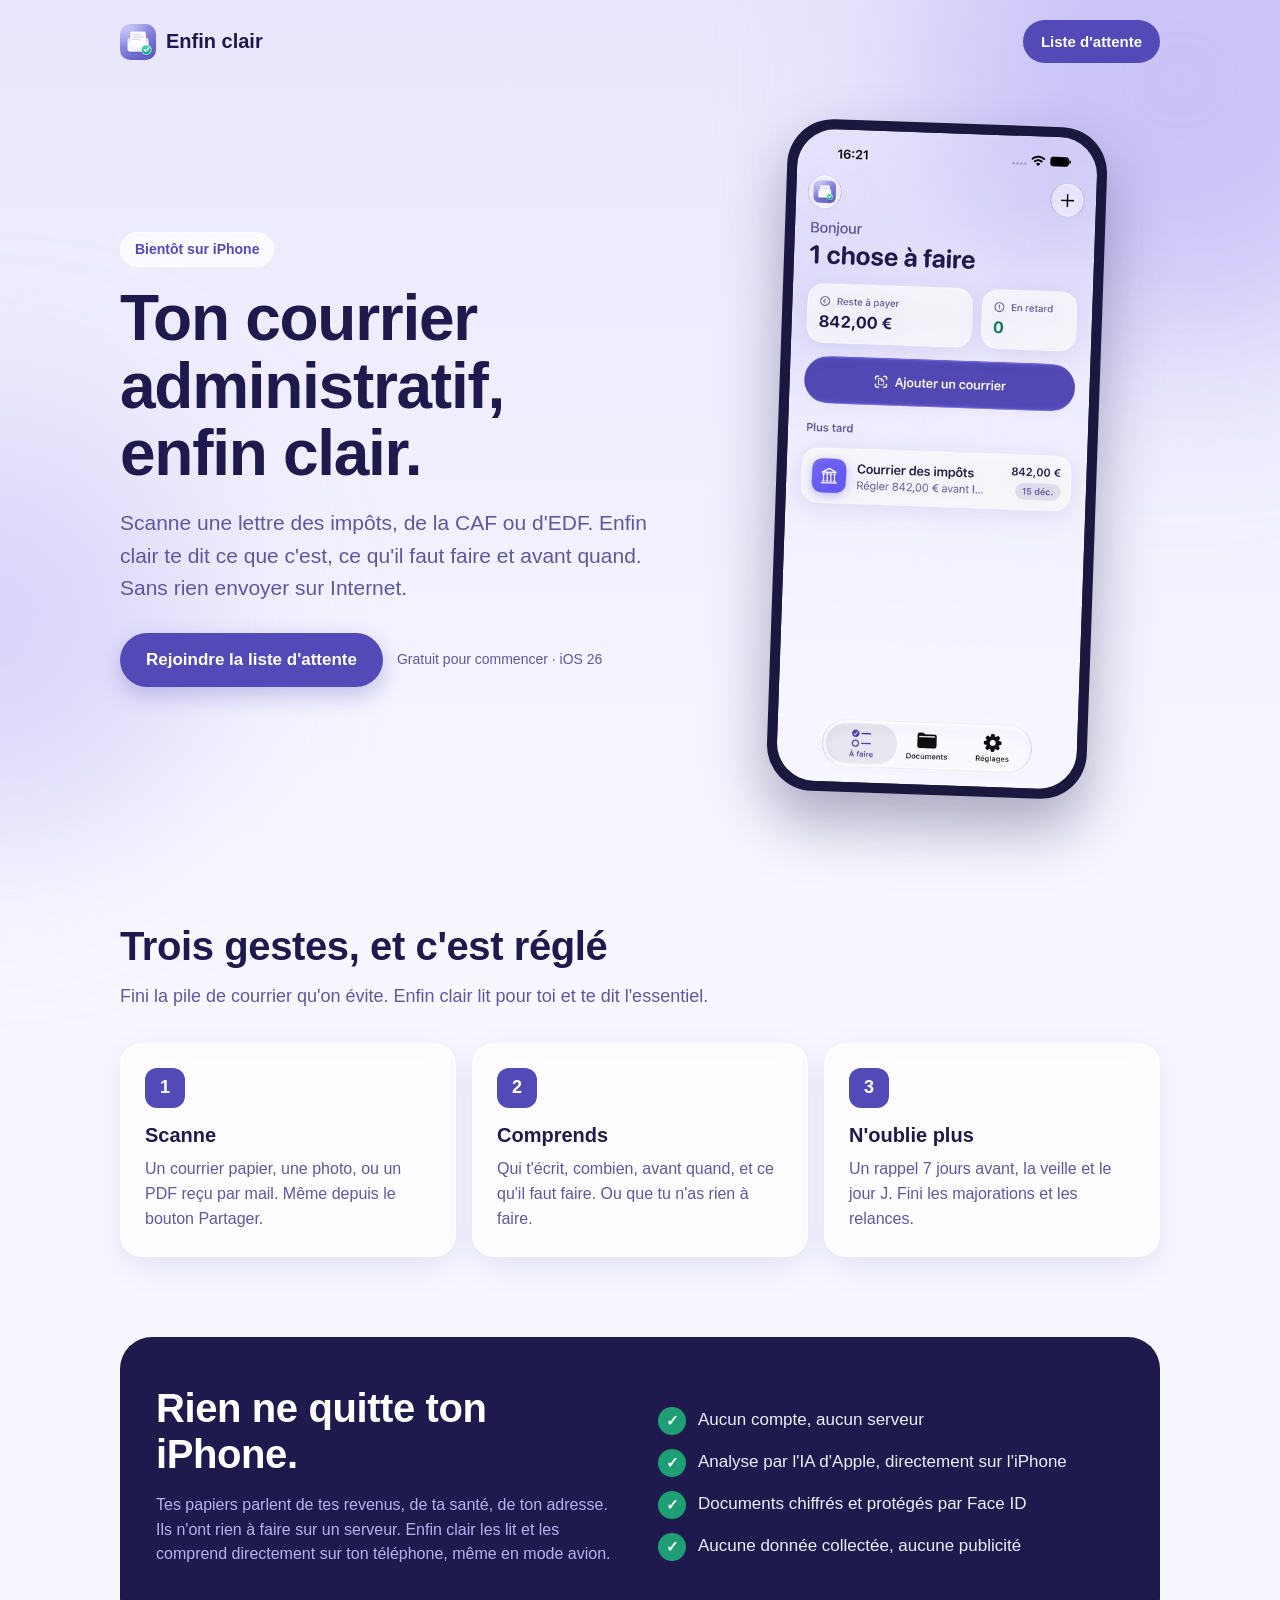
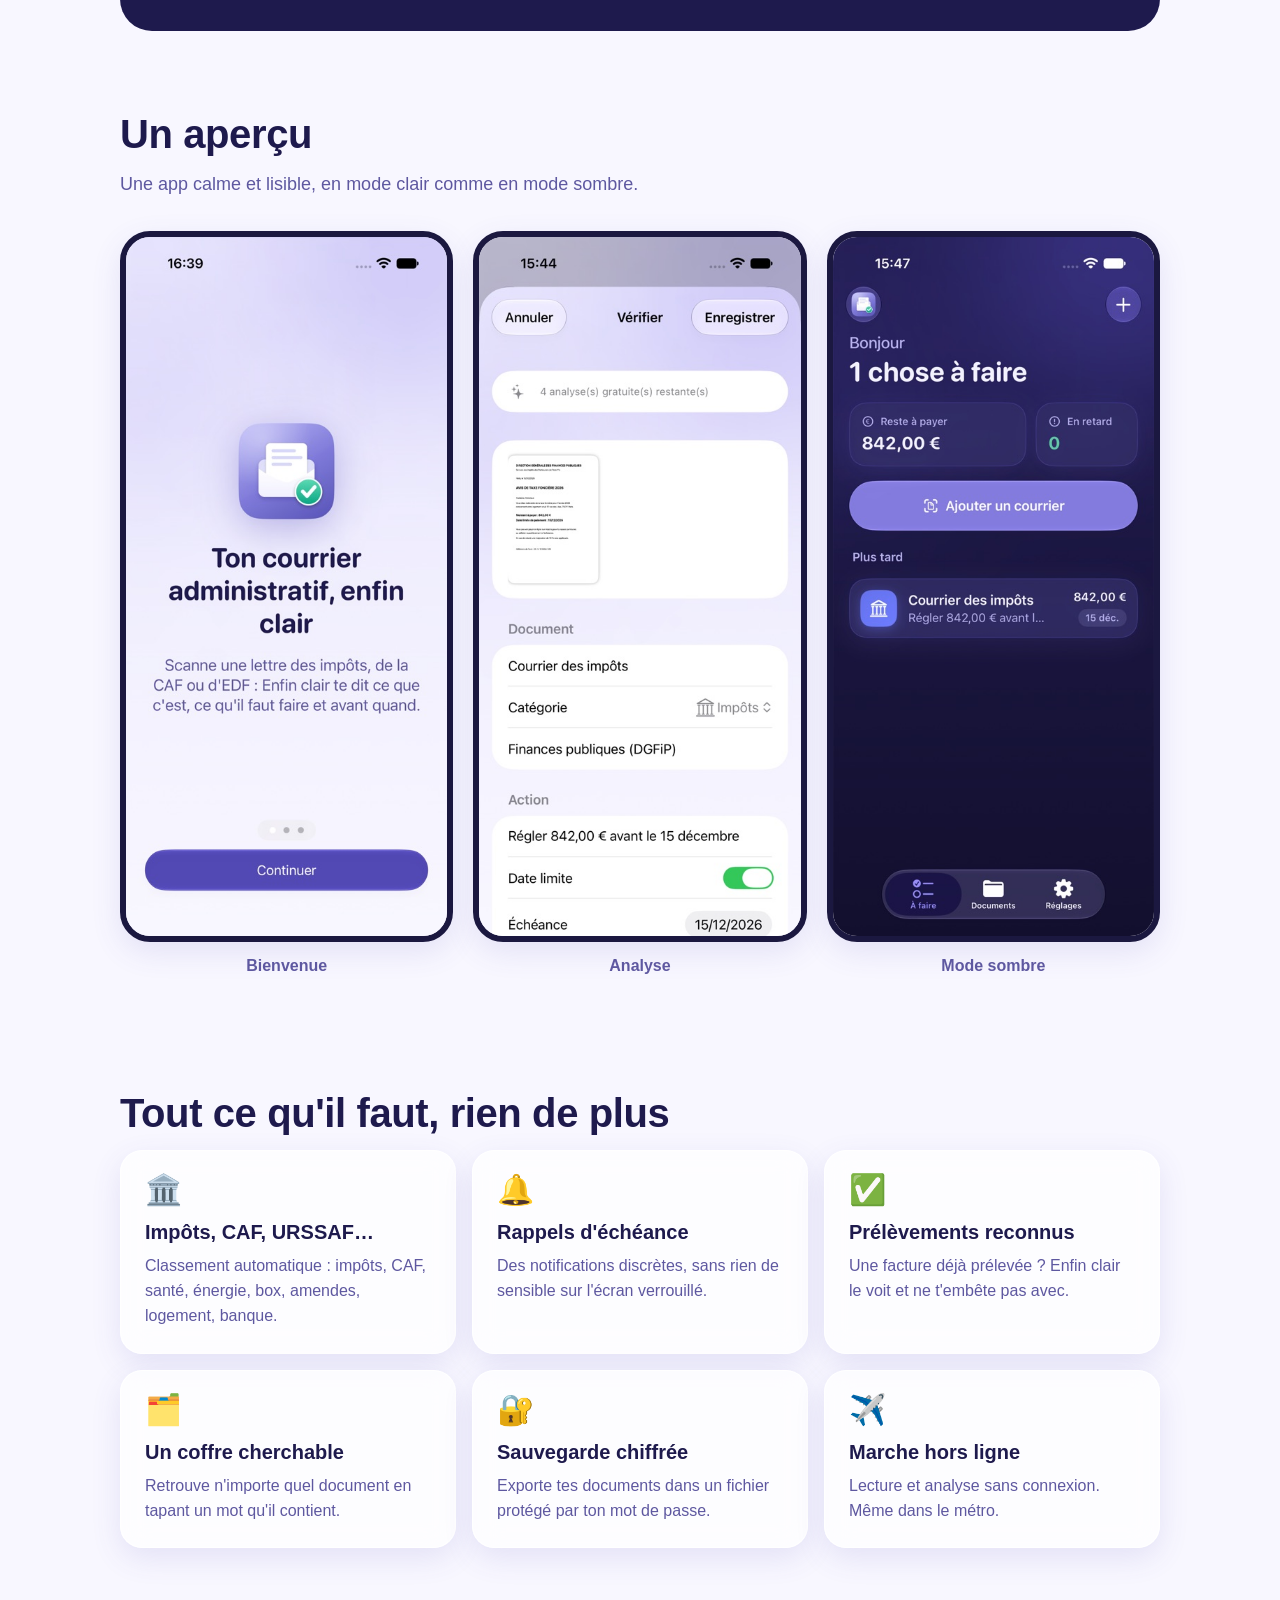
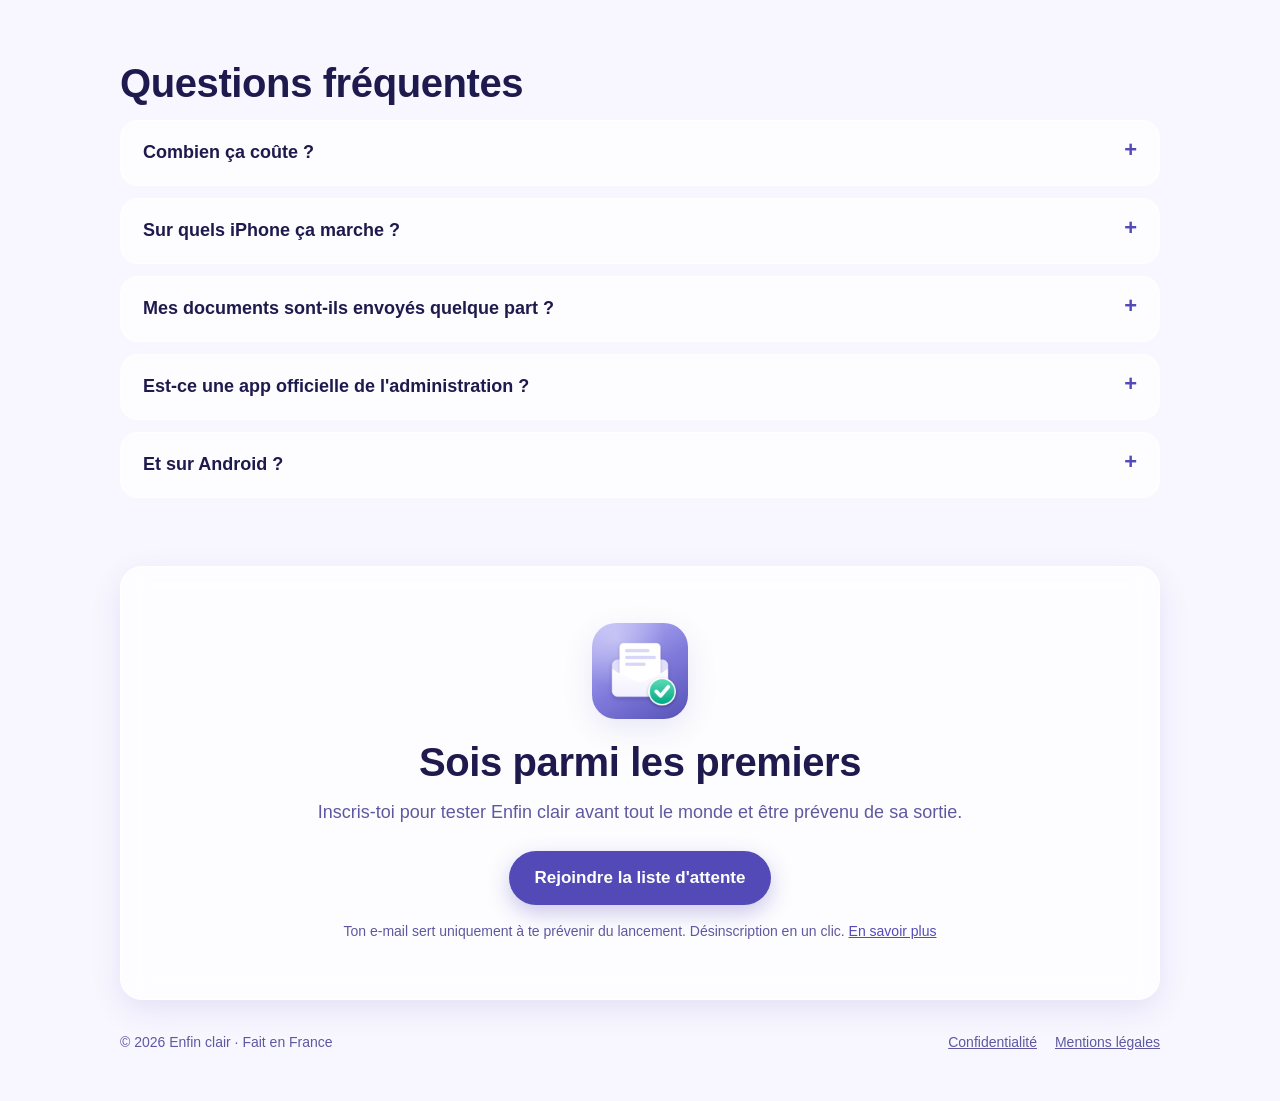
<file: index.html>
<!doctype html>
<html lang="fr">
<head>
  <meta charset="utf-8">
  <meta name="viewport" content="width=device-width, initial-scale=1">
  <title>Enfin clair · Ton courrier administratif expliqué simplement</title>
  <meta name="description" content="Scanne une lettre des impôts, de la CAF ou d'EDF : Enfin clair te dit ce que c'est, ce qu'il faut faire et avant quand. App iPhone 100 % privée, sans compte ni serveur.">
  <meta name="theme-color" content="#e9e7fd">
  <link rel="icon" href="images/favicon.png">
  <link rel="apple-touch-icon" href="images/apple-touch-icon.png">
  <meta property="og:title" content="Enfin clair · Ton courrier administratif expliqué simplement">
  <meta property="og:description" content="Une app iPhone qui lit ton courrier administratif sans rien envoyer sur Internet.">
  <meta property="og:image" content="https://enfinclair.github.io/images/partage.jpg">
  <meta property="og:type" content="website">
  <meta name="twitter:card" content="summary_large_image">
  <link rel="stylesheet" href="style.css?v=4">
</head>
<body>
  <div class="wrap">
    <header class="nav">
      <a class="brand" href="./"><img src="images/logo.png" alt="">Enfin clair</a>
      <a class="btn small js-waitlist" href="#liste">Liste d'attente</a>
    </header>

    <main>
      <section class="hero" aria-labelledby="titre">
        <div>
          <span class="eyebrow">Bientôt sur iPhone</span>
          <h1 id="titre">Ton courrier administratif, enfin clair.</h1>
          <p class="lead">Scanne une lettre des impôts, de la CAF ou d'EDF. Enfin clair te dit ce que c'est, ce qu'il faut faire et avant quand. Sans rien envoyer sur Internet.</p>
          <div class="hero-cta">
            <a class="btn js-waitlist" href="#liste">Rejoindre la liste d'attente</a>
            <span class="hint">Gratuit pour commencer · iOS 26</span>
          </div>
        </div>
        <div class="phone">
          <img src="images/accueil.jpg" alt="Écran d'accueil d'Enfin clair : 1 chose à faire, 842 € restant à payer, un courrier des impôts à régler avant le 15 décembre." width="500" height="1087">
        </div>
      </section>

      <section aria-labelledby="comment">
        <h2 id="comment">Trois gestes, et c'est réglé</h2>
        <p class="section-lead">Fini la pile de courrier qu'on évite. Enfin clair lit pour toi et te dit l'essentiel.</p>
        <div class="grid grid-3">
          <div class="card">
            <div class="step-num">1</div>
            <h3>Scanne</h3>
            <p>Un courrier papier, une photo, ou un PDF reçu par mail. Même depuis le bouton Partager.</p>
          </div>
          <div class="card">
            <div class="step-num">2</div>
            <h3>Comprends</h3>
            <p>Qui t'écrit, combien, avant quand, et ce qu'il faut faire. Ou que tu n'as rien à faire.</p>
          </div>
          <div class="card">
            <div class="step-num">3</div>
            <h3>N'oublie plus</h3>
            <p>Un rappel 7 jours avant, la veille et le jour J. Fini les majorations et les relances.</p>
          </div>
        </div>
      </section>

      <section class="privacy" aria-labelledby="prive">
        <div>
          <h2 id="prive">Rien ne quitte ton iPhone.</h2>
          <p>Tes papiers parlent de tes revenus, de ta santé, de ton adresse. Ils n'ont rien à faire sur un serveur. Enfin clair les lit et les comprend directement sur ton téléphone, même en mode avion.</p>
        </div>
        <ul>
          <li><span>✓</span>Aucun compte, aucun serveur</li>
          <li><span>✓</span>Analyse par l'IA d'Apple, directement sur l'iPhone</li>
          <li><span>✓</span>Documents chiffrés et protégés par Face ID</li>
          <li><span>✓</span>Aucune donnée collectée, aucune publicité</li>
        </ul>
      </section>

      <section aria-labelledby="apercu">
        <h2 id="apercu">Un aperçu</h2>
        <p class="section-lead">Une app calme et lisible, en mode clair comme en mode sombre.</p>
        <div class="shots">
          <figure>
            <img src="images/onboarding.jpg?v=2" alt="Écran de bienvenue d'Enfin clair" loading="lazy" width="500" height="1087">
            <figcaption>Bienvenue</figcaption>
          </figure>
          <figure>
            <img src="images/verifier.jpg" alt="Écran de vérification après analyse d'un avis de taxe foncière" loading="lazy" width="500" height="1087">
            <figcaption>Analyse</figcaption>
          </figure>
          <figure>
            <img src="images/accueil-sombre.jpg" alt="Écran d'accueil en mode sombre" loading="lazy" width="500" height="1087">
            <figcaption>Mode sombre</figcaption>
          </figure>
        </div>
      </section>

      <section aria-labelledby="fonctions">
        <h2 id="fonctions">Tout ce qu'il faut, rien de plus</h2>
        <div class="grid grid-3">
          <div class="card"><div class="icon">🏛️</div><h3>Impôts, CAF, URSSAF…</h3><p>Classement automatique : impôts, CAF, santé, énergie, box, amendes, logement, banque.</p></div>
          <div class="card"><div class="icon">🔔</div><h3>Rappels d'échéance</h3><p>Des notifications discrètes, sans rien de sensible sur l'écran verrouillé.</p></div>
          <div class="card"><div class="icon">✅</div><h3>Prélèvements reconnus</h3><p>Une facture déjà prélevée ? Enfin clair le voit et ne t'embête pas avec.</p></div>
          <div class="card"><div class="icon">🗂️</div><h3>Un coffre cherchable</h3><p>Retrouve n'importe quel document en tapant un mot qu'il contient.</p></div>
          <div class="card"><div class="icon">🔐</div><h3>Sauvegarde chiffrée</h3><p>Exporte tes documents dans un fichier protégé par ton mot de passe.</p></div>
          <div class="card"><div class="icon">✈️</div><h3>Marche hors ligne</h3><p>Lecture et analyse sans connexion. Même dans le métro.</p></div>
        </div>
      </section>

      <section aria-labelledby="faq">
        <h2 id="faq">Questions fréquentes</h2>
        <details>
          <summary>Combien ça coûte ?</summary>
          <p>Enfin clair est gratuite pour commencer, avec plusieurs analyses automatiques offertes. Ensuite, un abonnement Premium débloque les analyses illimitées et les rappels. Le prix sera annoncé au lancement, et les inscrits à la liste d'attente seront prévenus en premier.</p>
        </details>
        <details>
          <summary>Sur quels iPhone ça marche ?</summary>
          <p>Sur les iPhone avec iOS 26. L'analyse la plus précise utilise Apple Intelligence (iPhone 15 Pro et plus récents). Sur les autres modèles, une analyse simplifiée prend le relais.</p>
        </details>
        <details>
          <summary>Mes documents sont-ils envoyés quelque part ?</summary>
          <p>Non. La lecture, l'analyse et le stockage se font sur ton iPhone. Il n'y a ni compte ni serveur Enfin clair : nous ne pouvons pas voir tes documents, même si nous le voulions.</p>
        </details>
        <details>
          <summary>Est-ce une app officielle de l'administration ?</summary>
          <p>Non. Enfin clair est une app indépendante, sans lien avec l'administration. Elle t'aide à comprendre tes courriers, mais en cas de doute, la référence reste l'organisme qui t'a écrit.</p>
        </details>
        <details>
          <summary>Et sur Android ?</summary>
          <p>Enfin clair est d'abord pensée pour iPhone. Si tu veux une version Android, inscris-toi quand même : ça nous aide à décider.</p>
        </details>
      </section>

      <section id="liste" class="card waitlist" aria-labelledby="attente">
        <img src="images/logo.png" alt="">
        <h2 id="attente">Sois parmi les premiers</h2>
        <p class="section-lead" style="margin: 0 auto 24px;">Inscris-toi pour tester Enfin clair avant tout le monde et être prévenu de sa sortie.</p>
        <a class="btn js-waitlist" href="#liste">Rejoindre la liste d'attente</a>
        <p id="waitlist-soon">La liste d'attente ouvre très bientôt. En attendant, suis-nous sur TikTok et Instagram : @enfinclair</p>
        <p class="note">Ton e-mail sert uniquement à te prévenir du lancement. Désinscription en un clic. <a href="confidentialite.html#liste-attente">En savoir plus</a></p>
      </section>
    </main>

    <footer>
      <span>© 2026 Enfin clair · Fait en France</span>
      <nav>
        <a href="confidentialite.html">Confidentialité</a>
        <a href="mentions-legales.html">Mentions légales</a>
      </nav>
    </footer>
  </div>

  <script>
    // Lien du formulaire de liste d'attente (Tally). Laisse vide tant qu'il n'existe pas.
    const WAITLIST_URL = "";

    document.querySelectorAll(".js-waitlist").forEach((link) => {
      if (WAITLIST_URL) {
        link.href = WAITLIST_URL;
        link.target = "_blank";
        link.rel = "noopener";
      } else {
        link.addEventListener("click", () => {
          document.getElementById("waitlist-soon").style.display = "block";
        });
      }
    });
  </script>
</body>
</html>
</file>
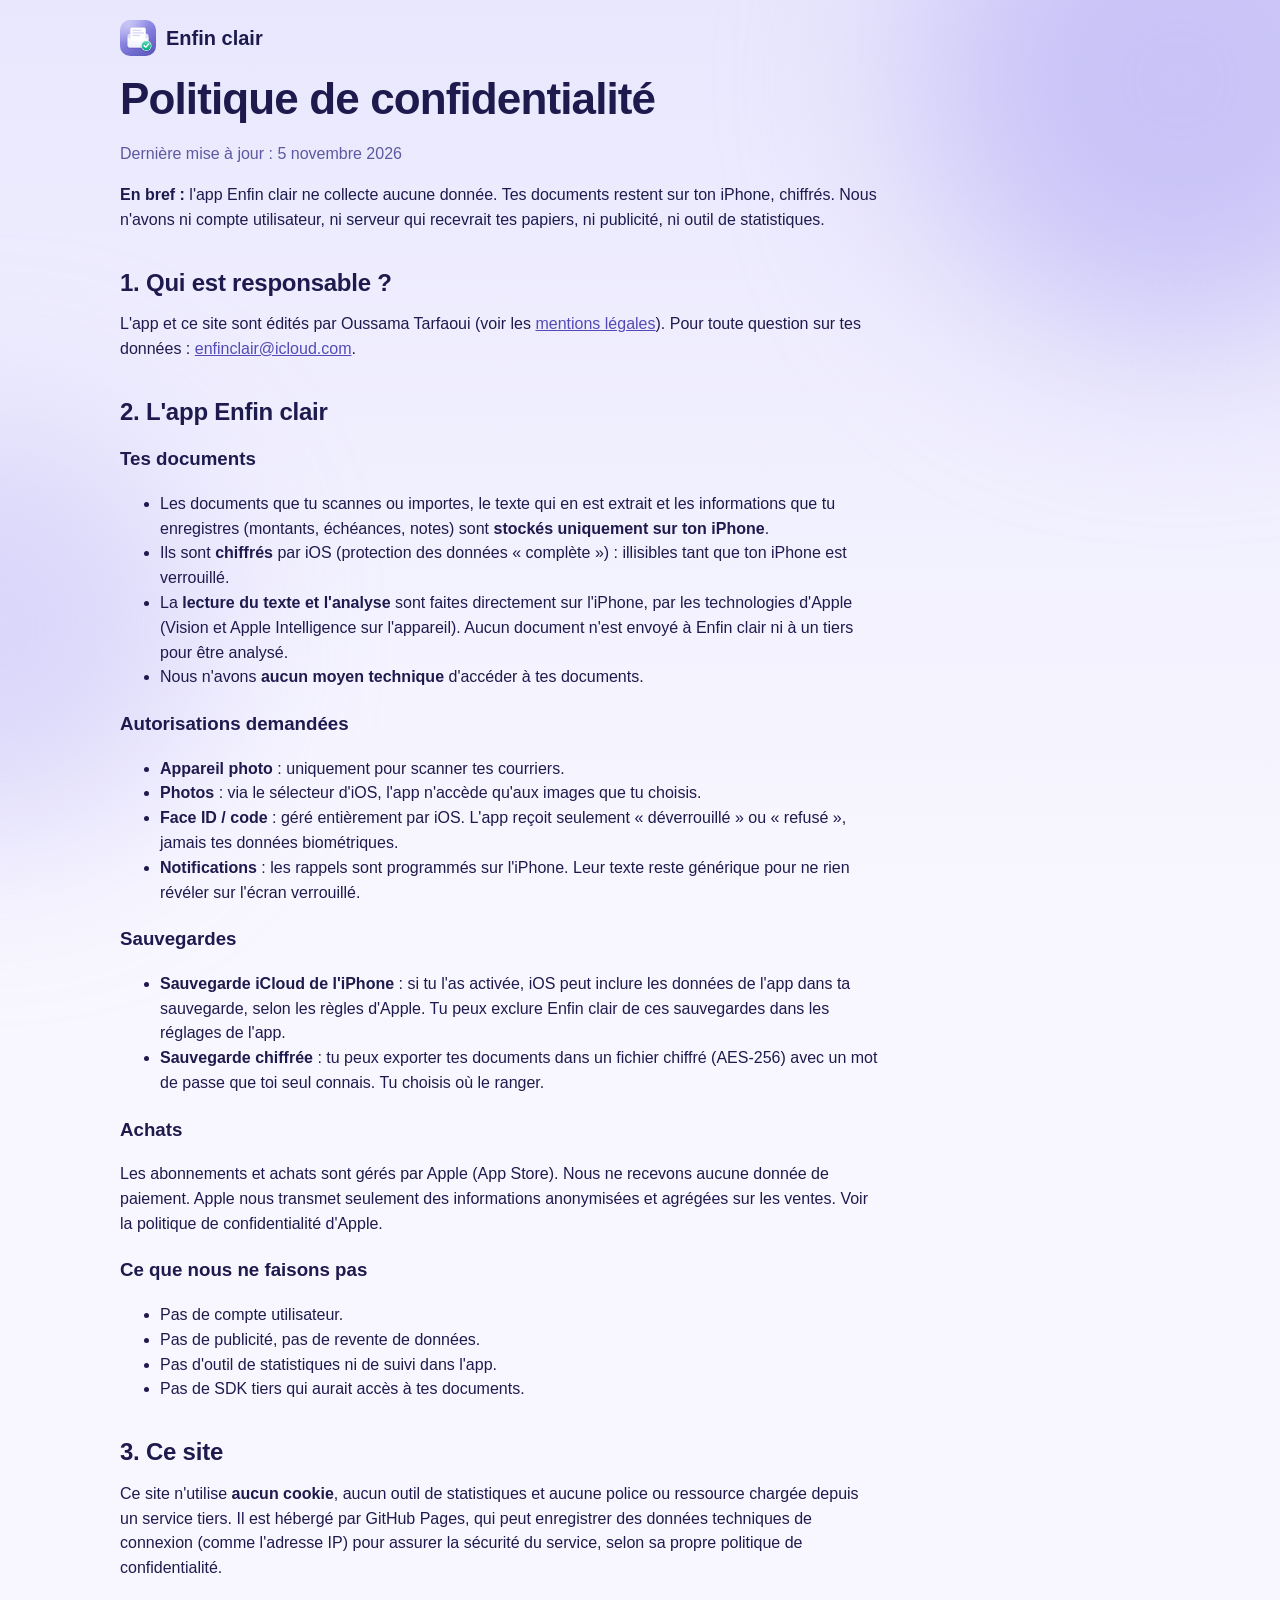
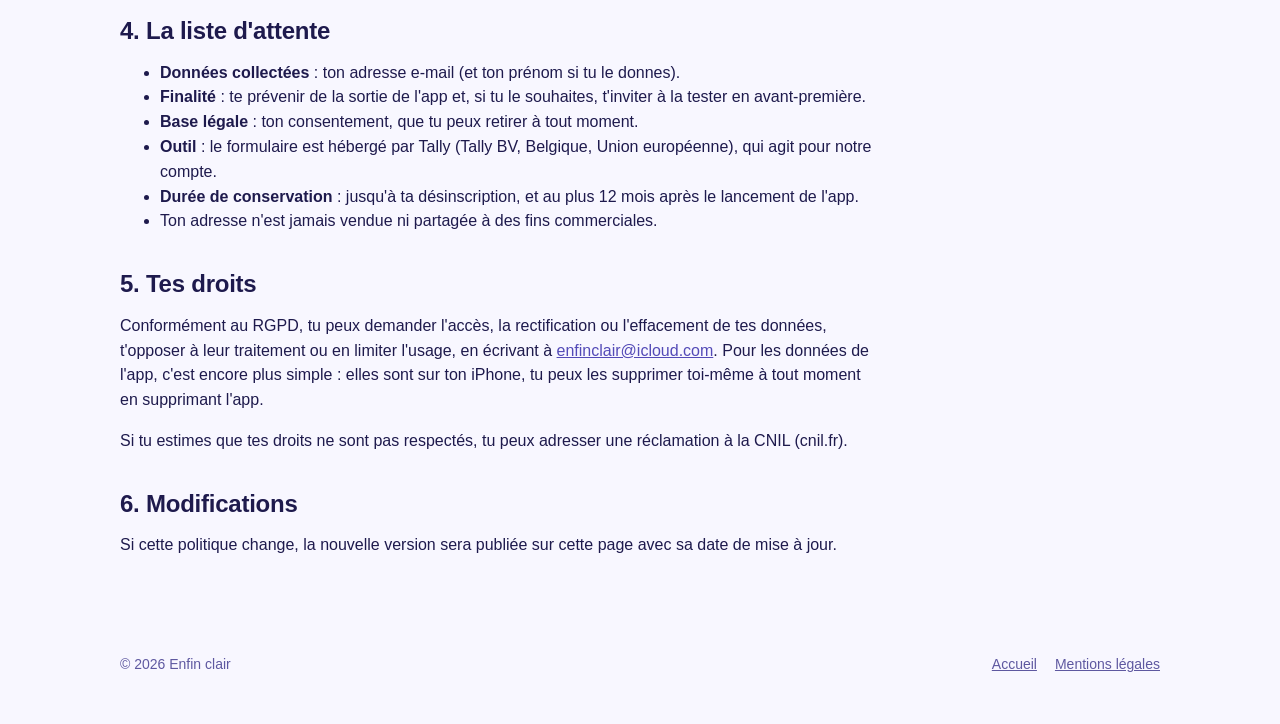
<file: confidentialite.html>
<!doctype html>
<html lang="fr">
<head>
  <meta charset="utf-8">
  <meta name="viewport" content="width=device-width, initial-scale=1">
  <title>Confidentialité · Enfin clair</title>
  <meta name="description" content="Politique de confidentialité de l'app Enfin clair et de son site.">
  <link rel="icon" href="images/favicon.png">
  <link rel="stylesheet" href="style.css?v=4">
</head>
<body>
  <div class="wrap">
    <header class="nav">
      <a class="brand" href="./"><img src="images/logo.png" alt="">Enfin clair</a>
    </header>

    <main class="legal">
      <h1>Politique de confidentialité</h1>
      <p class="updated">Dernière mise à jour : 5 novembre 2026</p>

      <p><strong>En bref :</strong> l'app Enfin clair ne collecte aucune donnée. Tes documents restent sur ton iPhone, chiffrés. Nous n'avons ni compte utilisateur, ni serveur qui recevrait tes papiers, ni publicité, ni outil de statistiques.</p>

      <h2>1. Qui est responsable ?</h2>
      <p>L'app et ce site sont édités par Oussama Tarfaoui (voir les <a href="mentions-legales.html">mentions légales</a>). Pour toute question sur tes données : <a href="mailto:enfinclair@icloud.com">enfinclair@icloud.com</a>.</p>

      <h2>2. L'app Enfin clair</h2>
      <h3>Tes documents</h3>
      <ul>
        <li>Les documents que tu scannes ou importes, le texte qui en est extrait et les informations que tu enregistres (montants, échéances, notes) sont <strong>stockés uniquement sur ton iPhone</strong>.</li>
        <li>Ils sont <strong>chiffrés</strong> par iOS (protection des données « complète ») : illisibles tant que ton iPhone est verrouillé.</li>
        <li>La <strong>lecture du texte et l'analyse</strong> sont faites directement sur l'iPhone, par les technologies d'Apple (Vision et Apple Intelligence sur l'appareil). Aucun document n'est envoyé à Enfin clair ni à un tiers pour être analysé.</li>
        <li>Nous n'avons <strong>aucun moyen technique</strong> d'accéder à tes documents.</li>
      </ul>

      <h3>Autorisations demandées</h3>
      <ul>
        <li><strong>Appareil photo</strong> : uniquement pour scanner tes courriers.</li>
        <li><strong>Photos</strong> : via le sélecteur d'iOS, l'app n'accède qu'aux images que tu choisis.</li>
        <li><strong>Face ID / code</strong> : géré entièrement par iOS. L'app reçoit seulement « déverrouillé » ou « refusé », jamais tes données biométriques.</li>
        <li><strong>Notifications</strong> : les rappels sont programmés sur l'iPhone. Leur texte reste générique pour ne rien révéler sur l'écran verrouillé.</li>
      </ul>

      <h3>Sauvegardes</h3>
      <ul>
        <li><strong>Sauvegarde iCloud de l'iPhone</strong> : si tu l'as activée, iOS peut inclure les données de l'app dans ta sauvegarde, selon les règles d'Apple. Tu peux exclure Enfin clair de ces sauvegardes dans les réglages de l'app.</li>
        <li><strong>Sauvegarde chiffrée</strong> : tu peux exporter tes documents dans un fichier chiffré (AES-256) avec un mot de passe que toi seul connais. Tu choisis où le ranger.</li>
      </ul>

      <h3>Achats</h3>
      <p>Les abonnements et achats sont gérés par Apple (App Store). Nous ne recevons aucune donnée de paiement. Apple nous transmet seulement des informations anonymisées et agrégées sur les ventes. Voir la politique de confidentialité d'Apple.</p>

      <h3>Ce que nous ne faisons pas</h3>
      <ul>
        <li>Pas de compte utilisateur.</li>
        <li>Pas de publicité, pas de revente de données.</li>
        <li>Pas d'outil de statistiques ni de suivi dans l'app.</li>
        <li>Pas de SDK tiers qui aurait accès à tes documents.</li>
      </ul>

      <h2>3. Ce site</h2>
      <p>Ce site n'utilise <strong>aucun cookie</strong>, aucun outil de statistiques et aucune police ou ressource chargée depuis un service tiers. Il est hébergé par GitHub Pages, qui peut enregistrer des données techniques de connexion (comme l'adresse IP) pour assurer la sécurité du service, selon sa propre politique de confidentialité.</p>

      <h2 id="liste-attente">4. La liste d'attente</h2>
      <ul>
        <li><strong>Données collectées</strong> : ton adresse e-mail (et ton prénom si tu le donnes).</li>
        <li><strong>Finalité</strong> : te prévenir de la sortie de l'app et, si tu le souhaites, t'inviter à la tester en avant-première.</li>
        <li><strong>Base légale</strong> : ton consentement, que tu peux retirer à tout moment.</li>
        <li><strong>Outil</strong> : le formulaire est hébergé par Tally (Tally BV, Belgique, Union européenne), qui agit pour notre compte.</li>
        <li><strong>Durée de conservation</strong> : jusqu'à ta désinscription, et au plus 12 mois après le lancement de l'app.</li>
        <li>Ton adresse n'est jamais vendue ni partagée à des fins commerciales.</li>
      </ul>

      <h2>5. Tes droits</h2>
      <p>Conformément au RGPD, tu peux demander l'accès, la rectification ou l'effacement de tes données, t'opposer à leur traitement ou en limiter l'usage, en écrivant à <a href="mailto:enfinclair@icloud.com">enfinclair@icloud.com</a>. Pour les données de l'app, c'est encore plus simple : elles sont sur ton iPhone, tu peux les supprimer toi-même à tout moment en supprimant l'app.</p>
      <p>Si tu estimes que tes droits ne sont pas respectés, tu peux adresser une réclamation à la CNIL (cnil.fr).</p>

      <h2>6. Modifications</h2>
      <p>Si cette politique change, la nouvelle version sera publiée sur cette page avec sa date de mise à jour.</p>
    </main>

    <footer>
      <span>© 2026 Enfin clair</span>
      <nav>
        <a href="./">Accueil</a>
        <a href="mentions-legales.html">Mentions légales</a>
      </nav>
    </footer>
  </div>
</body>
</html>
</file>
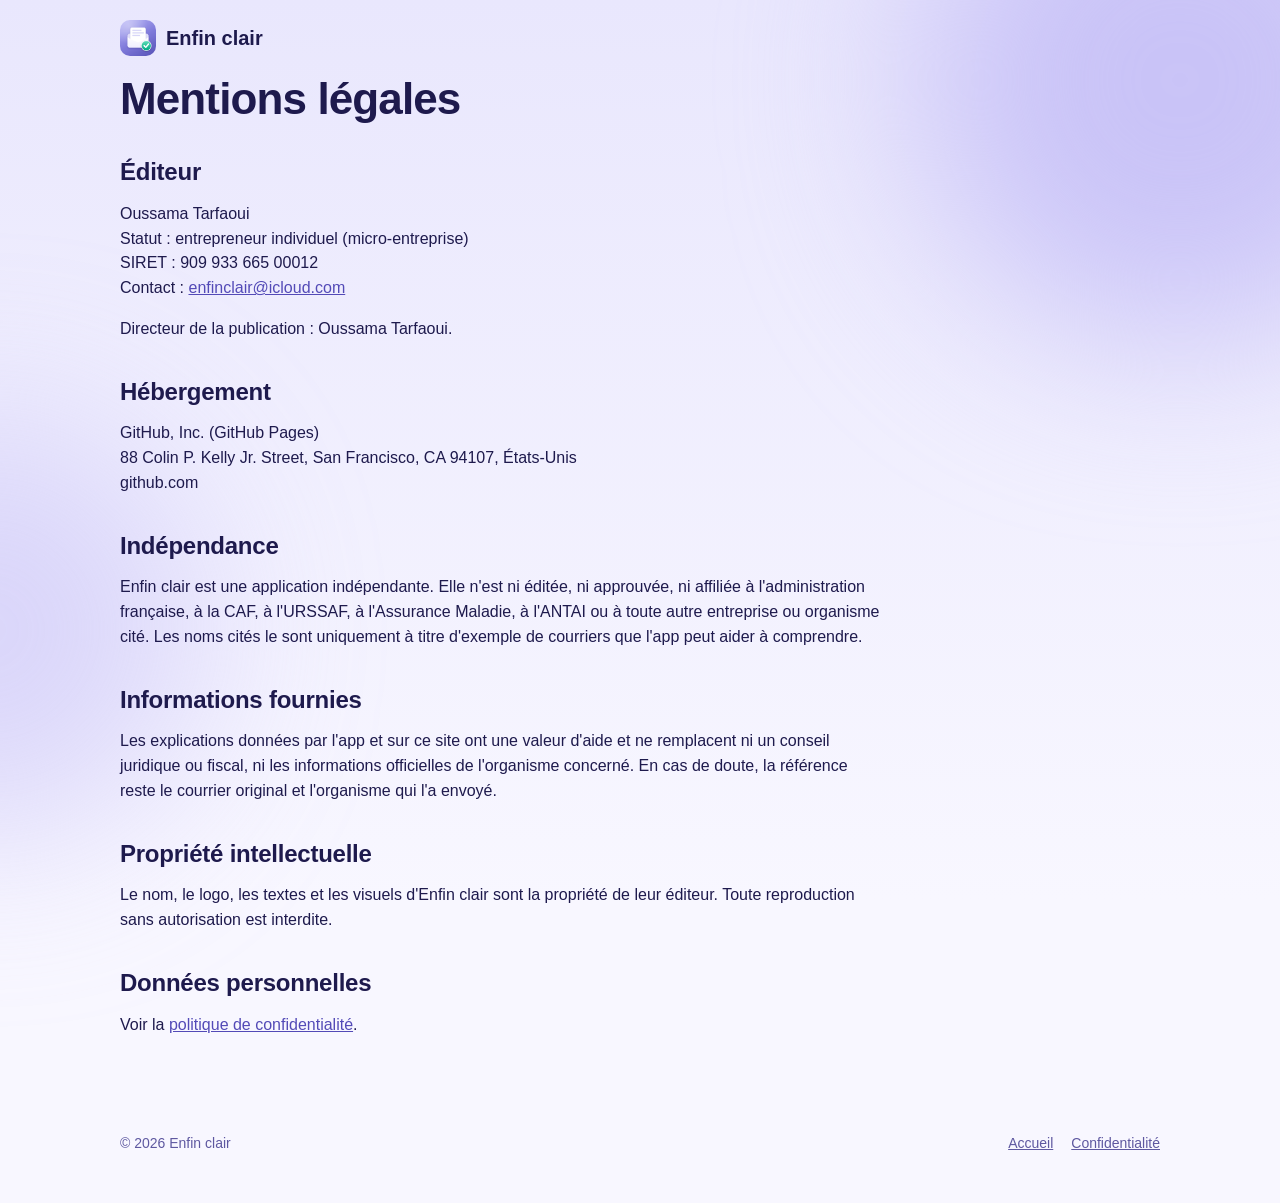
<file: mentions-legales.html>
<!doctype html>
<html lang="fr">
<head>
  <meta charset="utf-8">
  <meta name="viewport" content="width=device-width, initial-scale=1">
  <title>Mentions légales · Enfin clair</title>
  <link rel="icon" href="images/favicon.png">
  <link rel="stylesheet" href="style.css?v=4">
</head>
<body>
  <div class="wrap">
    <header class="nav">
      <a class="brand" href="./"><img src="images/logo.png" alt="">Enfin clair</a>
    </header>

    <main class="legal">
      <h1>Mentions légales</h1>

      <h2>Éditeur</h2>
      <p>
        Oussama Tarfaoui<br>
        Statut : entrepreneur individuel (micro-entreprise)<br>
        SIRET : 909 933 665 00012<br>
        Contact : <a href="mailto:enfinclair@icloud.com">enfinclair@icloud.com</a>
      </p>
      <p>Directeur de la publication : Oussama Tarfaoui.</p>

      <h2>Hébergement</h2>
      <p>
        GitHub, Inc. (GitHub Pages)<br>
        88 Colin P. Kelly Jr. Street, San Francisco, CA 94107, États-Unis<br>
        github.com
      </p>

      <h2>Indépendance</h2>
      <p>Enfin clair est une application indépendante. Elle n'est ni éditée, ni approuvée, ni affiliée à l'administration française, à la CAF, à l'URSSAF, à l'Assurance Maladie, à l'ANTAI ou à toute autre entreprise ou organisme cité. Les noms cités le sont uniquement à titre d'exemple de courriers que l'app peut aider à comprendre.</p>

      <h2>Informations fournies</h2>
      <p>Les explications données par l'app et sur ce site ont une valeur d'aide et ne remplacent ni un conseil juridique ou fiscal, ni les informations officielles de l'organisme concerné. En cas de doute, la référence reste le courrier original et l'organisme qui l'a envoyé.</p>

      <h2>Propriété intellectuelle</h2>
      <p>Le nom, le logo, les textes et les visuels d'Enfin clair sont la propriété de leur éditeur. Toute reproduction sans autorisation est interdite.</p>

      <h2>Données personnelles</h2>
      <p>Voir la <a href="confidentialite.html">politique de confidentialité</a>.</p>
    </main>

    <footer>
      <span>© 2026 Enfin clair</span>
      <nav>
        <a href="./">Accueil</a>
        <a href="confidentialite.html">Confidentialité</a>
      </nav>
    </footer>
  </div>
</body>
</html>
</file>
<file: style.css>
:root {
  --bg-top: #e9e7fd;
  --bg-bottom: #f8f7ff;
  --glow: #c9c3f7;
  --ink: #1e1a4d;
  --muted: #5e58a0;
  --accent: #534ab7;
  --accent-strong: #3f36a0;
  --on-accent: #ffffff;
  --card: rgba(255, 255, 255, 0.72);
  --card-stroke: rgba(255, 255, 255, 0.9);
  --green: #0f7a5c;
  --dark-band: #1e1a4d;
  --dark-band-text: #eeedfe;
  --dark-band-muted: #b7b2ee;
  --radius: 22px;
  --shadow: 0 10px 30px rgba(83, 74, 183, 0.12);
}

@media (prefers-color-scheme: dark) {
  :root:not([data-theme="light"]) {
    --bg-top: #221d52;
    --bg-bottom: #120f2e;
    --glow: #3c3489;
    --ink: #f2f1ff;
    --muted: #b7b2ee;
    --accent: #8a82e6;
    --accent-strong: #a49df2;
    --on-accent: #120f2e;
    --card: rgba(46, 40, 112, 0.6);
    --card-stroke: rgba(74, 66, 160, 0.8);
    --green: #5dcaa5;
    --dark-band: #2e2870;
    --shadow: 0 10px 30px rgba(0, 0, 0, 0.3);
  }
}

:root[data-theme="dark"] {
  --bg-top: #221d52;
  --bg-bottom: #120f2e;
  --glow: #3c3489;
  --ink: #f2f1ff;
  --muted: #b7b2ee;
  --accent: #8a82e6;
  --accent-strong: #a49df2;
  --on-accent: #120f2e;
  --card: rgba(46, 40, 112, 0.6);
  --card-stroke: rgba(74, 66, 160, 0.8);
  --green: #5dcaa5;
  --dark-band: #2e2870;
  --shadow: 0 10px 30px rgba(0, 0, 0, 0.3);
}

* { box-sizing: border-box; }

html { scroll-behavior: smooth; overflow-x: clip; }

body {
  margin: 0;
  font-family: ui-rounded, "SF Pro Rounded", -apple-system, BlinkMacSystemFont, "Segoe UI", Roboto, Helvetica, Arial, sans-serif;
  color: var(--ink);
  background: linear-gradient(180deg, var(--bg-top), var(--bg-bottom) 900px) var(--bg-bottom);
  line-height: 1.55;
  -webkit-font-smoothing: antialiased;
  position: relative;
  overflow-x: clip;
}

body::before, body::after {
  content: "";
  position: absolute;
  z-index: -1;
  border-radius: 50%;
  filter: blur(90px);
  background: var(--glow);
  pointer-events: none;
}
body::before { width: 520px; height: 520px; top: -180px; right: -160px; }
body::after { width: 420px; height: 420px; top: 420px; left: -220px; opacity: 0.6; }

a { color: var(--accent); }
img { max-width: 100%; height: auto; display: block; }

.wrap { max-width: 1080px; margin: 0 auto; padding: 0 20px; }

/* Navigation */
.nav { display: flex; align-items: center; justify-content: space-between; padding: 20px 0; gap: 12px; }
.brand { display: flex; align-items: center; gap: 10px; font-weight: 800; font-size: 20px; color: var(--ink); text-decoration: none; }
.brand img { width: 36px; height: 36px; border-radius: 10px; }

.btn {
  display: inline-flex; align-items: center; justify-content: center; gap: 8px;
  background: var(--accent); color: var(--on-accent);
  font-weight: 700; font-size: 17px; text-decoration: none;
  padding: 14px 26px; border-radius: 999px; border: 0; cursor: pointer;
  box-shadow: 0 8px 22px rgba(83, 74, 183, 0.3);
  transition: transform 0.15s ease, background 0.15s ease;
}
.btn:hover { background: var(--accent-strong); transform: translateY(-1px); }
.btn.small { padding: 10px 18px; font-size: 15px; box-shadow: none; white-space: nowrap; }

/* Hero */
.hero { display: grid; grid-template-columns: 1.1fr 0.9fr; gap: 48px; align-items: center; padding: 40px 0 72px; }
.eyebrow {
  display: inline-block; font-weight: 700; font-size: 14px; color: var(--accent);
  background: var(--card); border: 1px solid var(--card-stroke);
  padding: 6px 14px; border-radius: 999px; margin-bottom: 18px;
}
h1 { font-size: clamp(38px, 6vw, 64px); line-height: 1.05; margin: 0 0 20px; font-weight: 800; letter-spacing: -0.02em; }
.lead { font-size: clamp(18px, 2.2vw, 21px); color: var(--muted); margin: 0 0 28px; max-width: 34em; }
.hero-cta { display: flex; flex-wrap: wrap; gap: 14px; align-items: center; }
.hint { font-size: 14px; color: var(--muted); }

.phone {
  justify-self: center;
  width: min(320px, 100%);
  border-radius: 46px;
  padding: 10px;
  background: #1b1840;
  box-shadow: 0 30px 60px rgba(30, 26, 77, 0.35);
  transform: rotate(2deg);
}
.phone img { border-radius: 38px; width: 100%; }

/* Sections */
section { padding: 56px 0; }
h2 { font-size: clamp(28px, 4vw, 40px); line-height: 1.15; margin: 0 0 14px; font-weight: 800; letter-spacing: -0.01em; }
.section-lead { color: var(--muted); font-size: 18px; margin: 0 0 32px; max-width: 40em; }

.grid { display: grid; gap: 16px; }
.grid-3 { grid-template-columns: repeat(3, minmax(0, 1fr)); }

.card {
  background: var(--card);
  border: 1px solid var(--card-stroke);
  border-radius: var(--radius);
  padding: 24px;
  box-shadow: var(--shadow);
  backdrop-filter: blur(14px);
  -webkit-backdrop-filter: blur(14px);
}
.card h3 { margin: 12px 0 6px; font-size: 20px; }
.card p { margin: 0; color: var(--muted); }
.step-num {
  width: 40px; height: 40px; border-radius: 12px;
  display: grid; place-items: center;
  background: var(--accent); color: var(--on-accent); font-weight: 800; font-size: 18px;
}
.icon { font-size: 30px; line-height: 1; }

/* Bande confidentialité */
.privacy {
  background: var(--dark-band); color: var(--dark-band-text);
  border-radius: 32px; padding: 48px 36px; margin: 24px 0;
  display: grid; grid-template-columns: 1fr 1fr; gap: 36px; align-items: center;
}
.privacy h2 { color: #ffffff; }
.privacy p { color: var(--dark-band-muted); }
.privacy ul { list-style: none; padding: 0; margin: 0; display: grid; gap: 14px; }
.privacy li { display: flex; gap: 12px; align-items: flex-start; font-size: 17px; }
.privacy li span { flex: none; width: 28px; height: 28px; border-radius: 50%; background: #1d9e75; color: #fff; display: grid; place-items: center; font-size: 15px; font-weight: 800; }

/* Captures */
.shots { display: grid; grid-template-columns: repeat(3, minmax(0, 1fr)); gap: 20px; align-items: start; }
.shots figure { margin: 0; text-align: center; }
.shots img { border-radius: 30px; box-shadow: var(--shadow); border: 6px solid #1b1840; }
.shots figcaption { margin-top: 12px; color: var(--muted); font-weight: 600; }

/* FAQ */
details { background: var(--card); border: 1px solid var(--card-stroke); border-radius: 18px; padding: 18px 22px; margin-bottom: 12px; }
summary { cursor: pointer; font-weight: 700; font-size: 18px; list-style: none; display: flex; justify-content: space-between; gap: 12px; }
summary::-webkit-details-marker { display: none; }
summary::after { content: "+"; color: var(--accent); font-size: 22px; line-height: 1; }
details[open] summary::after { content: "–"; }
details p { color: var(--muted); margin: 12px 0 0; }

/* Liste d'attente */
.waitlist { text-align: center; padding: 56px 28px; }
.waitlist img { width: 96px; height: 96px; border-radius: 24px; margin: 0 auto 20px; box-shadow: var(--shadow); }
.waitlist .note { font-size: 14px; color: var(--muted); margin-top: 16px; }
#waitlist-soon { display: none; margin-top: 16px; font-weight: 600; color: var(--accent); }

/* Pied de page */
footer { padding: 32px 0 48px; color: var(--muted); font-size: 14px; display: flex; flex-wrap: wrap; justify-content: space-between; gap: 12px; }
footer a { color: var(--muted); }
footer nav { display: flex; gap: 18px; flex-wrap: wrap; }

/* Pages légales */
.legal { max-width: 760px; padding-bottom: 48px; }
.legal h1 { font-size: clamp(32px, 5vw, 44px); }
.legal h2 { font-size: 24px; margin-top: 36px; }
.legal p, .legal li { color: var(--ink); }
.legal .updated { color: var(--muted); }
.legal .todo { background: #fff3cd; color: #6b4b00; padding: 2px 6px; border-radius: 6px; }

@media (max-width: 420px) {
  .brand { font-size: 18px; gap: 8px; }
  .brand img { width: 30px; height: 30px; }
  .btn.small { padding: 8px 14px; font-size: 14px; }
  .hero-cta .btn, .waitlist .btn { width: 100%; }
}

@media (max-width: 820px) {
  .hero { grid-template-columns: 1fr; padding-top: 16px; }
  .phone { transform: none; width: min(250px, 72%); }
  .grid-3 { grid-template-columns: 1fr; }
  .privacy { grid-template-columns: 1fr; padding: 36px 22px; }
  .shots { grid-template-columns: repeat(3, minmax(0, 1fr)); gap: 10px; }
  .shots img { border-width: 4px; border-radius: 18px; }
  .shots figcaption { font-size: 13px; }
}
</file>
